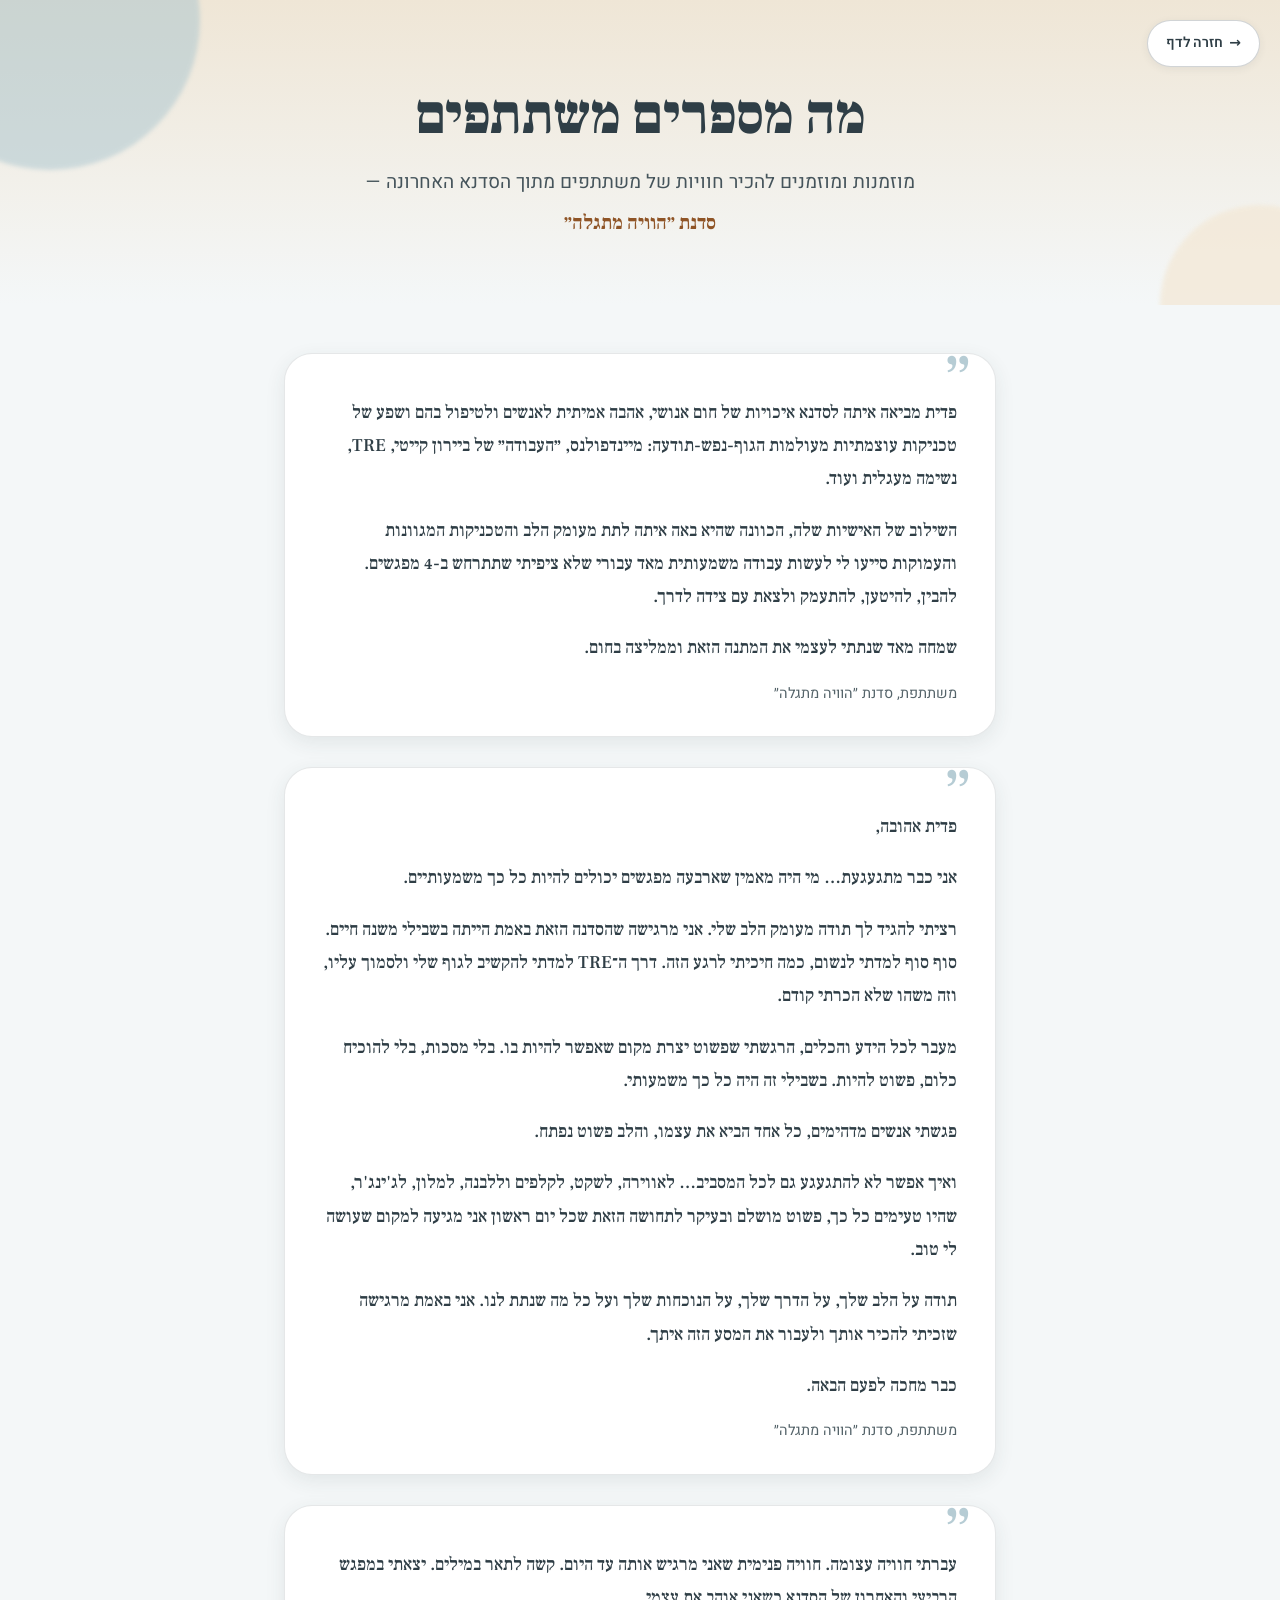
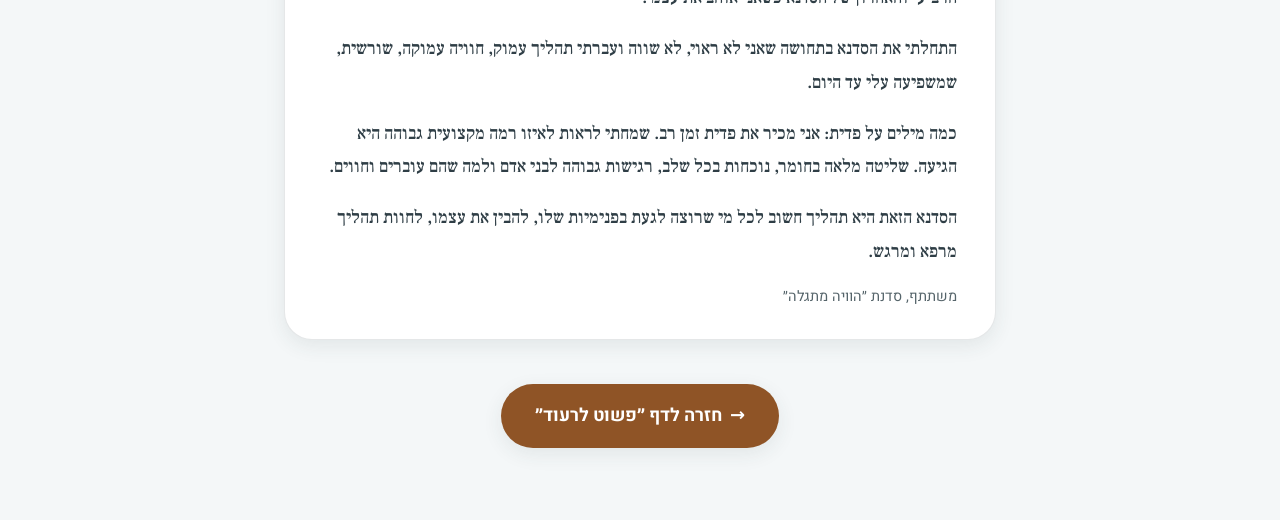
<file: testimonials.html>
<!DOCTYPE html>
<html lang="he" dir="rtl">
<head>
  <meta charset="UTF-8" />
  <meta name="viewport" content="width=device-width, initial-scale=1.0" />
  <meta name="facebook-domain-verification" content="695vr6h2rzzmnzwca4fivqnj1er8yc" />
  <meta name="description" content="מכתבים מלאים של משתתפים בסדנת ״הוויה מתגלה״ של פדית ציבייר, שבה שולב תרגול TRE." />
  <meta property="og:title" content="מה מספרים משתתפים — פשוט לרעוד" />
  <meta property="og:description" content="מכתבים מלאים של משתתפים בסדנת ״הוויה מתגלה״ של פדית ציבייר, שבה שולב תרגול TRE." />
  <meta property="og:type" content="website" />
  <title>מה מספרים משתתפים — פשוט לרעוד</title>
  <link rel="preconnect" href="https://fonts.googleapis.com" />
  <link rel="preconnect" href="https://fonts.gstatic.com" crossorigin />
  <link href="https://fonts.googleapis.com/css2?family=Frank+Ruhl+Libre:wght@500;700;900&family=Heebo:wght@300;400;500;700&display=swap" rel="stylesheet" />

  <!-- Meta Pixel Code -->
  <script>
    !function(f,b,e,v,n,t,s)
    {if(f.fbq)return;n=f.fbq=function(){n.callMethod?
    n.callMethod.apply(n,arguments):n.queue.push(arguments)};
    if(!f._fbq)f._fbq=n;n.push=n;n.loaded=!0;n.version='2.0';
    n.queue=[];t=b.createElement(e);t.async=!0;
    t.src=v;s=b.getElementsByTagName(e)[0];
    s.parentNode.insertBefore(t,s)}(window, document,'script',
    'https://connect.facebook.net/en_US/fbevents.js');
    fbq('init', '27499768226285774');
    fbq('track', 'PageView');
  </script>
  <noscript><img height="1" width="1" style="display:none"
    src="https://www.facebook.com/tr?id=27499768226285774&ev=PageView&noscript=1"
    alt="" /></noscript>
  <!-- End Meta Pixel Code -->
  <script>document.documentElement.classList.add('js');</script>
  <style>
    :root {
      --bg: #F4F7F8;
      --bg-card: #FFFFFF;
      --bg-warm: #EFE6D6;
      --ink: #2F3E46;
      --ink-soft: #45545B;
      --ink-mute: #55646A;
      --mist: #A8C4CE;
      --mist-deep: #7BA3B2;
      --cream: #F3E9D8;
      --amber: #D99A5B;
      --amber-deep: #BE8049;
      --accent-text: #8F5426;
      --action: #8F5426;
      --action-hover: #7A4520;
      --line: rgba(47, 62, 70, 0.12);
      --line-strong: rgba(47, 62, 70, 0.22);
      --radius: 18px;
      --radius-lg: 28px;
      --shadow-sm: 0 2px 8px rgba(47, 62, 70, 0.07);
      --shadow-md: 0 6px 20px rgba(47, 62, 70, 0.09);
      --shadow-lg: 0 14px 40px rgba(47, 62, 70, 0.12);
    }

    * { box-sizing: border-box; }
    html { scroll-behavior: smooth; }
    body {
      margin: 0;
      font-family: 'Heebo', system-ui, -apple-system, sans-serif;
      color: var(--ink);
      background: var(--bg);
      line-height: 1.75;
      font-size: 17px;
      -webkit-font-smoothing: antialiased;
      overflow-x: hidden;
    }
    h1 { font-family: 'Frank Ruhl Libre', serif; font-weight: 900; letter-spacing: -0.01em; line-height: 1.15; margin: 0 0 18px; }
    p { margin: 0 0 1em; }
    a { color: var(--accent-text); text-decoration: none; }
    a:focus-visible { outline: 3px solid var(--mist-deep); outline-offset: 3px; border-radius: 8px; }
    .container { max-width: 760px; margin-inline: auto; padding-inline: 24px; }

    /* Header */
    .page-header {
      position: relative; overflow: hidden;
      padding: 84px 0 64px;
      text-align: center;
      background: linear-gradient(180deg, var(--bg-warm) 0%, var(--bg) 100%);
    }
    .blob-a, .blob-b { position: absolute; border-radius: 50%; pointer-events: none; filter: blur(2px); }
    .blob-a { width: 300px; height: 300px; background: var(--mist); opacity: 0.5; top: -130px; inset-inline-end: -100px; }
    .blob-b { width: 200px; height: 200px; background: var(--cream); opacity: 0.8; bottom: -100px; inset-inline-start: -80px; }
    .page-header .container { position: relative; }
    .page-header h1 { font-size: clamp(36px, 6vw, 56px); }
    .header-lead { max-width: 560px; margin: 0 auto 6px; color: var(--ink-soft); font-size: clamp(16.5px, 2vw, 19px); }
    .header-sublead { font-family: 'Frank Ruhl Libre', serif; font-weight: 700; font-size: 20px; color: var(--accent-text); margin: 0; }

    /* Back link at the top */
    .back-top {
      position: absolute; top: 20px; inset-inline-start: 20px; z-index: 2;
      display: inline-flex; align-items: center; gap: 6px;
      padding: 10px 18px; min-height: 44px;
      background: var(--bg-card); color: var(--ink);
      border: 1px solid var(--line-strong); border-radius: 100px;
      font-size: 14px; font-weight: 600;
      box-shadow: var(--shadow-sm);
    }
    .back-top::before { content: '→'; }

    /* Letters */
    .letters { padding: 48px 0 72px; }
    .letter {
      position: relative;
      background: var(--bg-card);
      border: 1px solid var(--line);
      border-radius: var(--radius-lg);
      box-shadow: var(--shadow-md);
      padding: 42px 38px 30px;
      margin: 0 auto 30px;
    }
    @media (max-width: 600px) { .letter { padding: 36px 24px 24px; } }
    .letter::before {
      content: '\201D';
      position: absolute; top: -8px; inset-inline-start: 22px;
      font-family: 'Frank Ruhl Libre', serif; font-size: 76px; line-height: 1;
      color: var(--mist-deep); opacity: 0.55;
      pointer-events: none;
    }
    .letter p {
      font-family: 'Frank Ruhl Libre', serif;
      font-size: 18px; line-height: 1.85; font-weight: 500;
      color: var(--ink);
    }
    .letter p:last-of-type { margin-bottom: 0; }
    .letter-attr { margin-top: 16px; font-size: 14.5px; color: var(--ink-mute); }

    /* Back CTA */
    .back-cta { text-align: center; margin-top: 44px; }
    .back-cta a {
      display: inline-flex; align-items: center; gap: 8px;
      padding: 16px 34px;
      background: var(--action); color: #fff;
      border-radius: 100px;
      font-size: 18px; font-weight: 700;
      box-shadow: var(--shadow-md);
      transition: transform 0.15s, background 0.15s;
    }
    .back-cta a:hover { transform: translateY(-2px); background: var(--action-hover); }
    .back-cta a::before { content: '→'; }

    .js .reveal { opacity: 0; transform: translateY(18px); transition: opacity 0.7s cubic-bezier(0.22, 1, 0.36, 1), transform 0.7s cubic-bezier(0.22, 1, 0.36, 1); }
    .js .reveal.in { opacity: 1; transform: none; }
    @media (prefers-reduced-motion: reduce) {
      .js .reveal { opacity: 1; transform: none; transition: none; }
      html { scroll-behavior: auto; }
    }
  </style>
</head>
<body>

  <header class="page-header">
    <div class="blob-a" aria-hidden="true"></div>
    <div class="blob-b" aria-hidden="true"></div>
    <a class="back-top js-back" href="index.html#testimonials">חזרה לדף</a>
    <div class="container">
      <h1>מה מספרים משתתפים</h1>
      <p class="header-lead">מוזמנות ומוזמנים להכיר חוויות של משתתפים מתוך הסדנא האחרונה —</p>
      <p class="header-sublead">סדנת ״הוויה מתגלה״</p>
    </div>
  </header>

  <main class="letters">
    <div class="container">

      <article class="letter reveal">
        <p>פדית מביאה איתה לסדנא איכויות של חום אנושי, אהבה אמיתית לאנשים ולטיפול בהם ושפע של טכניקות עוצמתיות מעולמות הגוף-נפש-תודעה: מיינדפולנס, ״העבודה״ של ביירון קייטי, TRE, נשימה מעגלית ועוד.</p>
        <p>השילוב של האישיות שלה, הכוונה שהיא באה איתה לתת מעומק הלב והטכניקות המגוונות והעמוקות סייעו לי לעשות עבודה משמעותית מאד עבורי שלא ציפיתי שתתרחש ב-4 מפגשים. להבין, להיטען, להתעמק ולצאת עם צידה לדרך.</p>
        <p>שמחה מאד שנתתי לעצמי את המתנה הזאת וממליצה בחום.</p>
        <div class="letter-attr">משתתפת, סדנת ״הוויה מתגלה״</div>
      </article>

      <article class="letter reveal">
        <p>פדית אהובה,</p>
        <p>אני כבר מתגעגעת… מי היה מאמין שארבעה מפגשים יכולים להיות כל כך משמעותיים.</p>
        <p>רציתי להגיד לך תודה מעומק הלב שלי. אני מרגישה שהסדנה הזאת באמת הייתה בשבילי משנה חיים. סוף סוף למדתי לנשום, כמה חיכיתי לרגע הזה. דרך ה־TRE למדתי להקשיב לגוף שלי ולסמוך עליו, וזה משהו שלא הכרתי קודם.</p>
        <p>מעבר לכל הידע והכלים, הרגשתי שפשוט יצרת מקום שאפשר להיות בו. בלי מסכות, בלי להוכיח כלום, פשוט להיות. בשבילי זה היה כל כך משמעותי.</p>
        <p>פגשתי אנשים מדהימים, כל אחד הביא את עצמו, והלב פשוט נפתח.</p>
        <p>ואיך אפשר לא להתגעגע גם לכל המסביב… לאווירה, לשקט, לקלפים וללבנה, למלון, לג'ינג'ר, שהיו טעימים כל כך, פשוט מושלם ובעיקר לתחושה הזאת שכל יום ראשון אני מגיעה למקום שעושה לי טוב.</p>
        <p>תודה על הלב שלך, על הדרך שלך, על הנוכחות שלך ועל כל מה שנתת לנו. אני באמת מרגישה שזכיתי להכיר אותך ולעבור את המסע הזה איתך.</p>
        <p>כבר מחכה לפעם הבאה.</p>
        <div class="letter-attr">משתתפת, סדנת ״הוויה מתגלה״</div>
      </article>

      <article class="letter reveal">
        <p>עברתי חוויה עצומה. חוויה פנימית שאני מרגיש אותה עד היום. קשה לתאר במילים. יצאתי במפגש הרביעי והאחרון של הסדנא כשאני אוהב את עצמי.</p>
        <p>התחלתי את הסדנא בתחושה שאני לא ראוי, לא שווה ועברתי תהליך עמוק, חוויה עמוקה, שורשית, שמשפיעה עלי עד היום.</p>
        <p>כמה מילים על פדית: אני מכיר את פדית זמן רב. שמחתי לראות לאיזו רמה מקצועית גבוהה היא הגיעה. שליטה מלאה בחומר, נוכחות בכל שלב, רגישות גבוהה לבני אדם ולמה שהם עוברים וחווים.</p>
        <p>הסדנא הזאת היא תהליך חשוב לכל מי שרוצה לגעת בפנימיות שלו, להבין את עצמו, לחוות תהליך מרפא ומרגש.</p>
        <div class="letter-attr">משתתף, סדנת ״הוויה מתגלה״</div>
      </article>

      <div class="back-cta reveal">
        <a class="js-back" href="index.html#testimonials">חזרה לדף ״פשוט לרעוד״</a>
      </div>

    </div>
  </main>

  <script>
    // Fade-in on scroll
    const io = new IntersectionObserver((entries) => {
      for (const e of entries) {
        if (e.isIntersecting) { e.target.classList.add('in'); io.unobserve(e.target); }
      }
    }, { threshold: 0.1, rootMargin: '0px 0px -30px 0px' });
    document.querySelectorAll('.reveal').forEach(el => io.observe(el));

    // Back: return to the exact spot on the landing page if we came from it,
    // otherwise open the landing page at the testimonials section.
    const folder = (path) => path.slice(0, path.lastIndexOf('/') + 1);
    let cameFromLanding = false;
    try {
      const ref = new URL(document.referrer);
      // Any landing page in this folder or below it (e.g. the December cohort at december/)
      cameFromLanding = ref.origin === location.origin && ref.pathname.startsWith(folder(location.pathname))
        && !/testimonials/.test(ref.pathname);
    } catch (e) { /* no referrer */ }
    document.querySelectorAll('.js-back').forEach(a => {
      a.addEventListener('click', (ev) => {
        if (cameFromLanding && history.length > 1) { ev.preventDefault(); history.back(); }
      });
    });
  </script>
</body>
</html>
</file>
